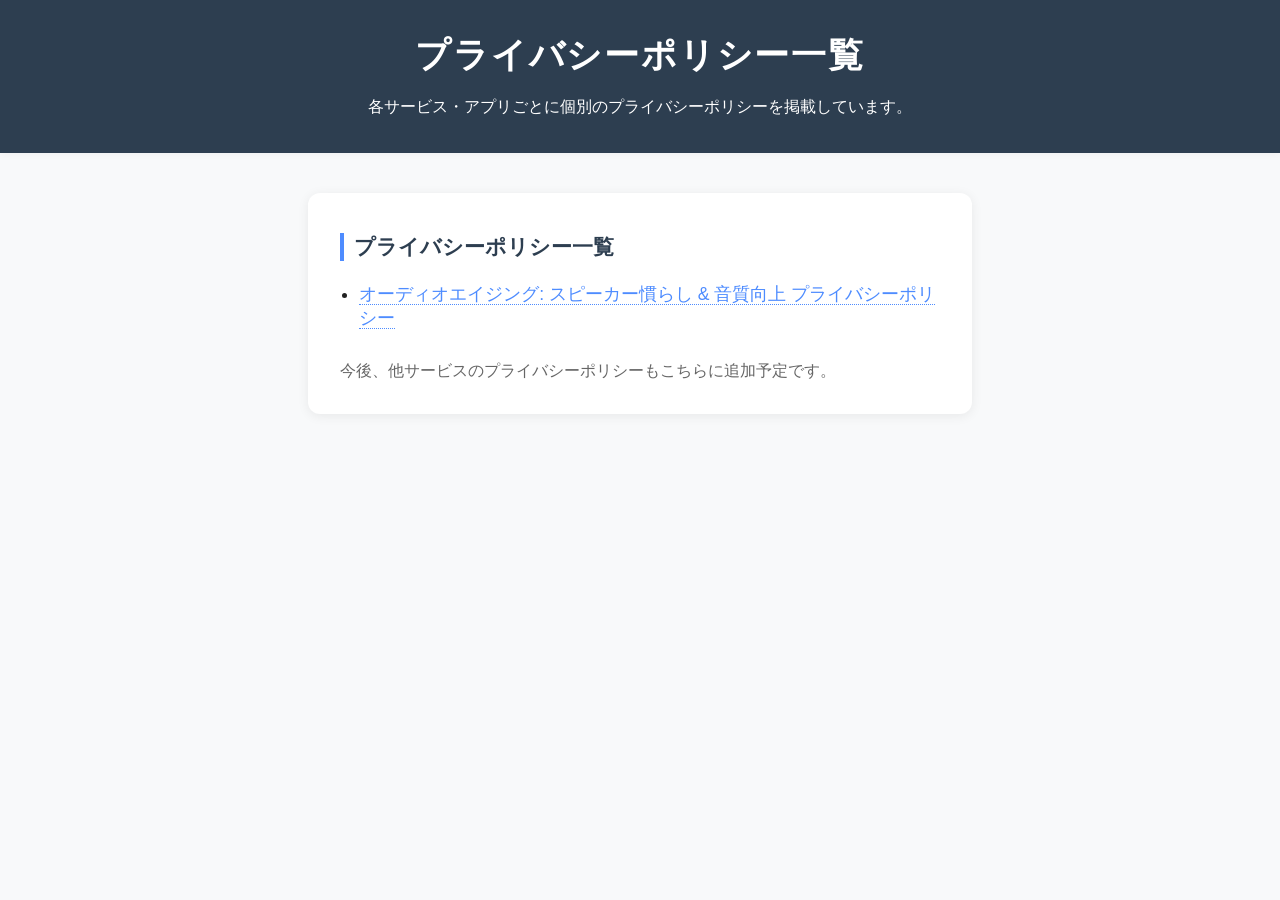
<file: index.html>
<!DOCTYPE html>
<html lang="ja">
  <head>
    <meta charset="UTF-8" />
    <meta name="viewport" content="width=device-width, initial-scale=1.0" />
    <title>プライバシーポリシー一覧</title>
    <link rel="stylesheet" href="style.css" />
  </head>
  <body>
    <header>
      <h1>プライバシーポリシー一覧</h1>
      <p>
        各サービス・アプリごとに個別のプライバシーポリシーを掲載しています。
      </p>
    </header>
    <main>
      <h2>プライバシーポリシー一覧</h2>
      <ul>
        <li>
          <a href="docs/audio-aging.md"
            >オーディオエイジング: スピーカー慣らし & 音質向上
            プライバシーポリシー</a
          >
        </li>
      </ul>
      <div class="note">
        今後、他サービスのプライバシーポリシーもこちらに追加予定です。
      </div>
    </main>
  </body>
</html>
</file>
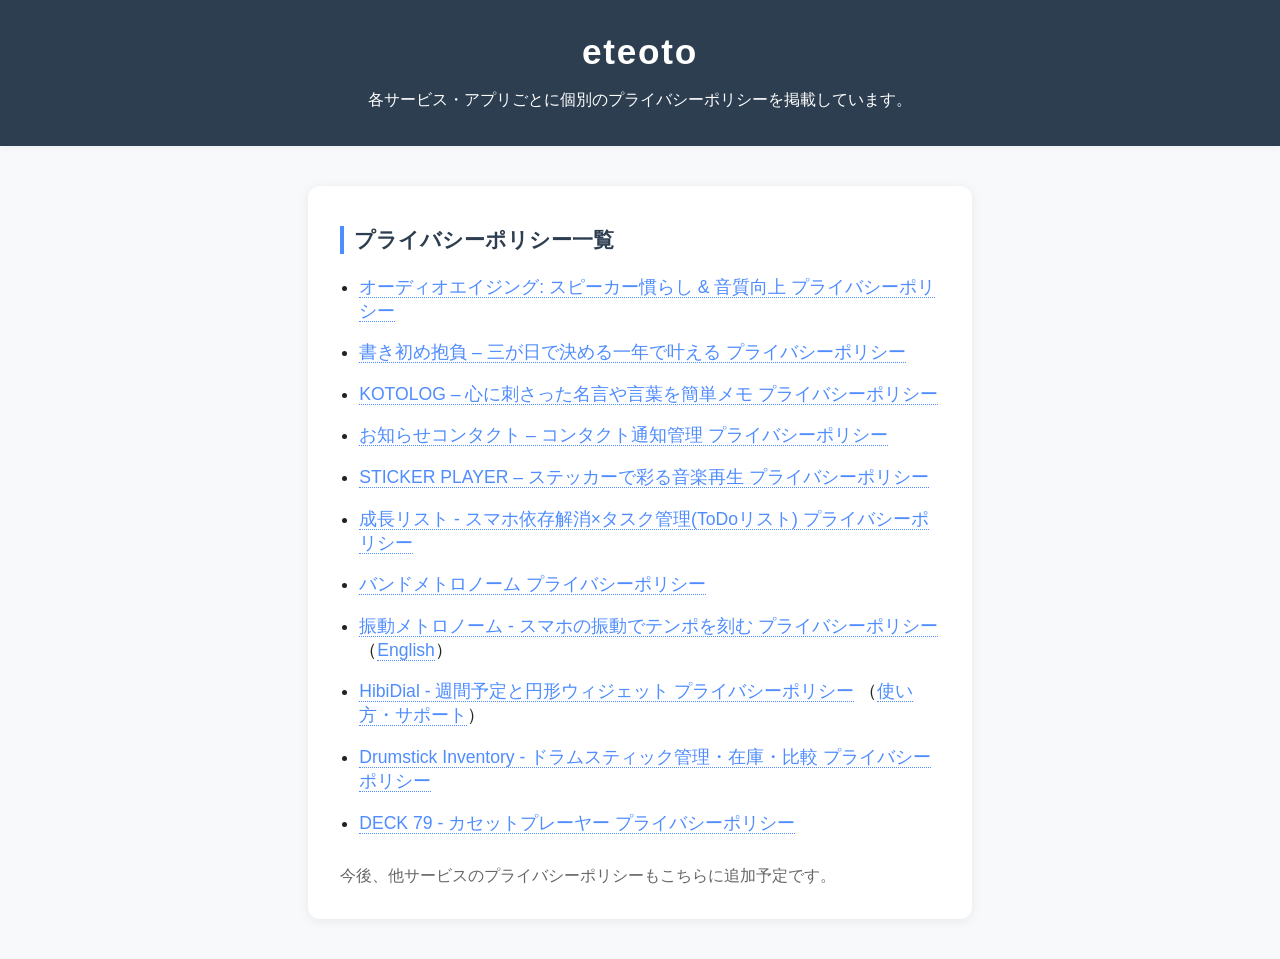
<file: docs/index.html>
<!DOCTYPE html>
<html lang="ja">

  <head>
    <meta charset="UTF-8" />
    <meta name="viewport" content="width=device-width, initial-scale=1.0" />
    <title>eteoto | プライバシーポリシー一覧</title>
    <link rel="stylesheet" href="style.css" />
  </head>

  <body>
    <header>
      <h1>eteoto</h1>
      <p>
        各サービス・アプリごとに個別のプライバシーポリシーを掲載しています。
      </p>
    </header>
    <main>
      <h2>プライバシーポリシー一覧</h2>
      <ul>
        <li>
          <a href="audio-aging">オーディオエイジング: スピーカー慣らし & 音質向上
            プライバシーポリシー</a>
        </li>
        <li>
          <a href="first-writing">書き初め抱負 – 三が日で決める一年で叶える
            プライバシーポリシー</a>
        </li>
        <li>
          <a href="quit-bookshelf">KOTOLOG – 心に刺さった名言や言葉を簡単メモ
            プライバシーポリシー</a>
        </li>
        <li>
          <a href="contact-contact">お知らせコンタクト – コンタクト通知管理
            プライバシーポリシー</a>
        </li>
        <li>
          <a href="sticker-player">STICKER PLAYER – ステッカーで彩る音楽再生
            プライバシーポリシー</a>
        </li>
        <li>
          <a href="phone-detox">成長リスト - スマホ依存解消×タスク管理(ToDoリスト)
            プライバシーポリシー</a>
        </li>
        <li>
          <a href="band-sync-metronome">バンドメトロノーム
            プライバシーポリシー</a>
        </li>
        <li>
          <a href="vibe-metronome">振動メトロノーム - スマホの振動でテンポを刻む
            プライバシーポリシー</a>
          （<a href="vibe-metronome-en" lang="en">English</a>）
        </li>
        <li>
          <a href="hibidial">HibiDial - 週間予定と円形ウィジェット プライバシーポリシー</a>
          （<a href="hibidial-support/">使い方・サポート</a>）
        </li>
        <li>
          <a href="drumstick-inventory">Drumstick Inventory - ドラムスティック管理・在庫・比較 プライバシーポリシー</a>
        </li>
        <li>
          <a href="deck-79">DECK 79 - カセットプレーヤー プライバシーポリシー</a>
        </li>
      </ul>
      <div class="note">
        今後、他サービスのプライバシーポリシーもこちらに追加予定です。
      </div>
    </main>
  </body>

</html>
</file>
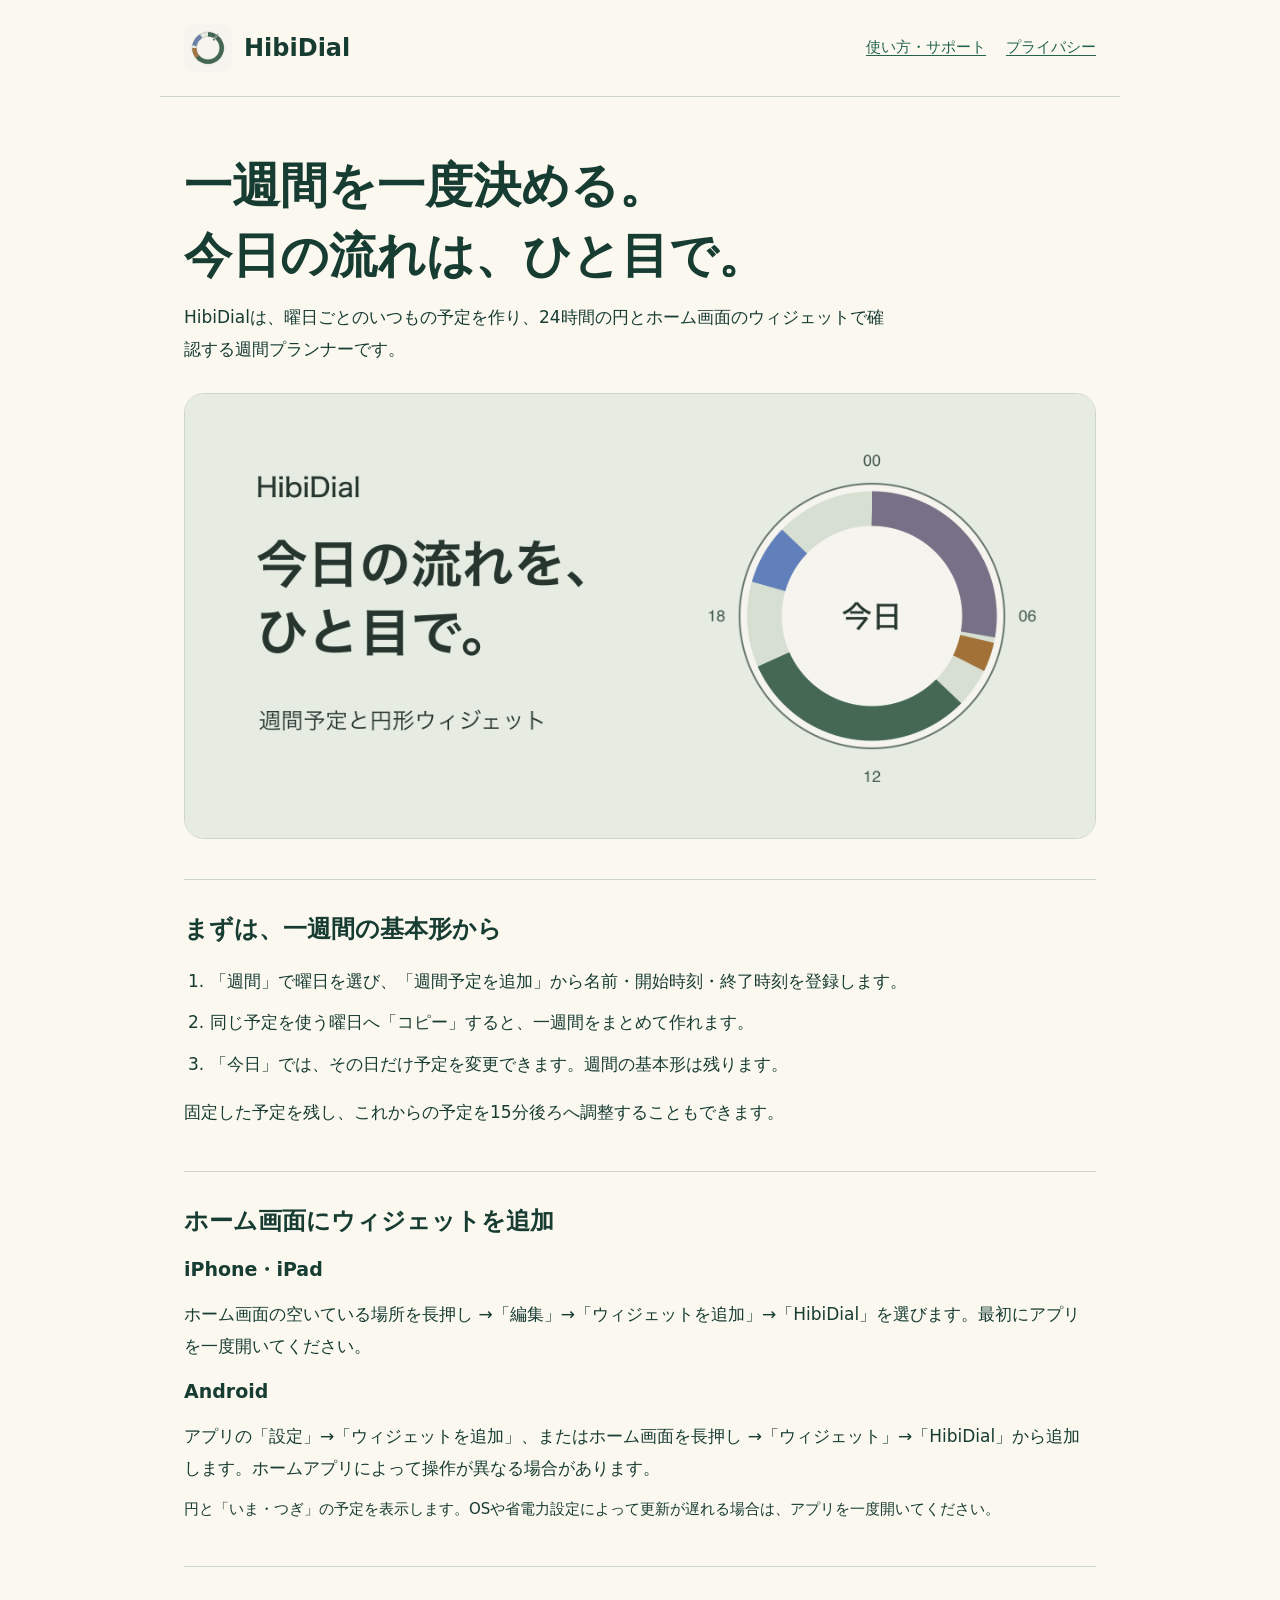
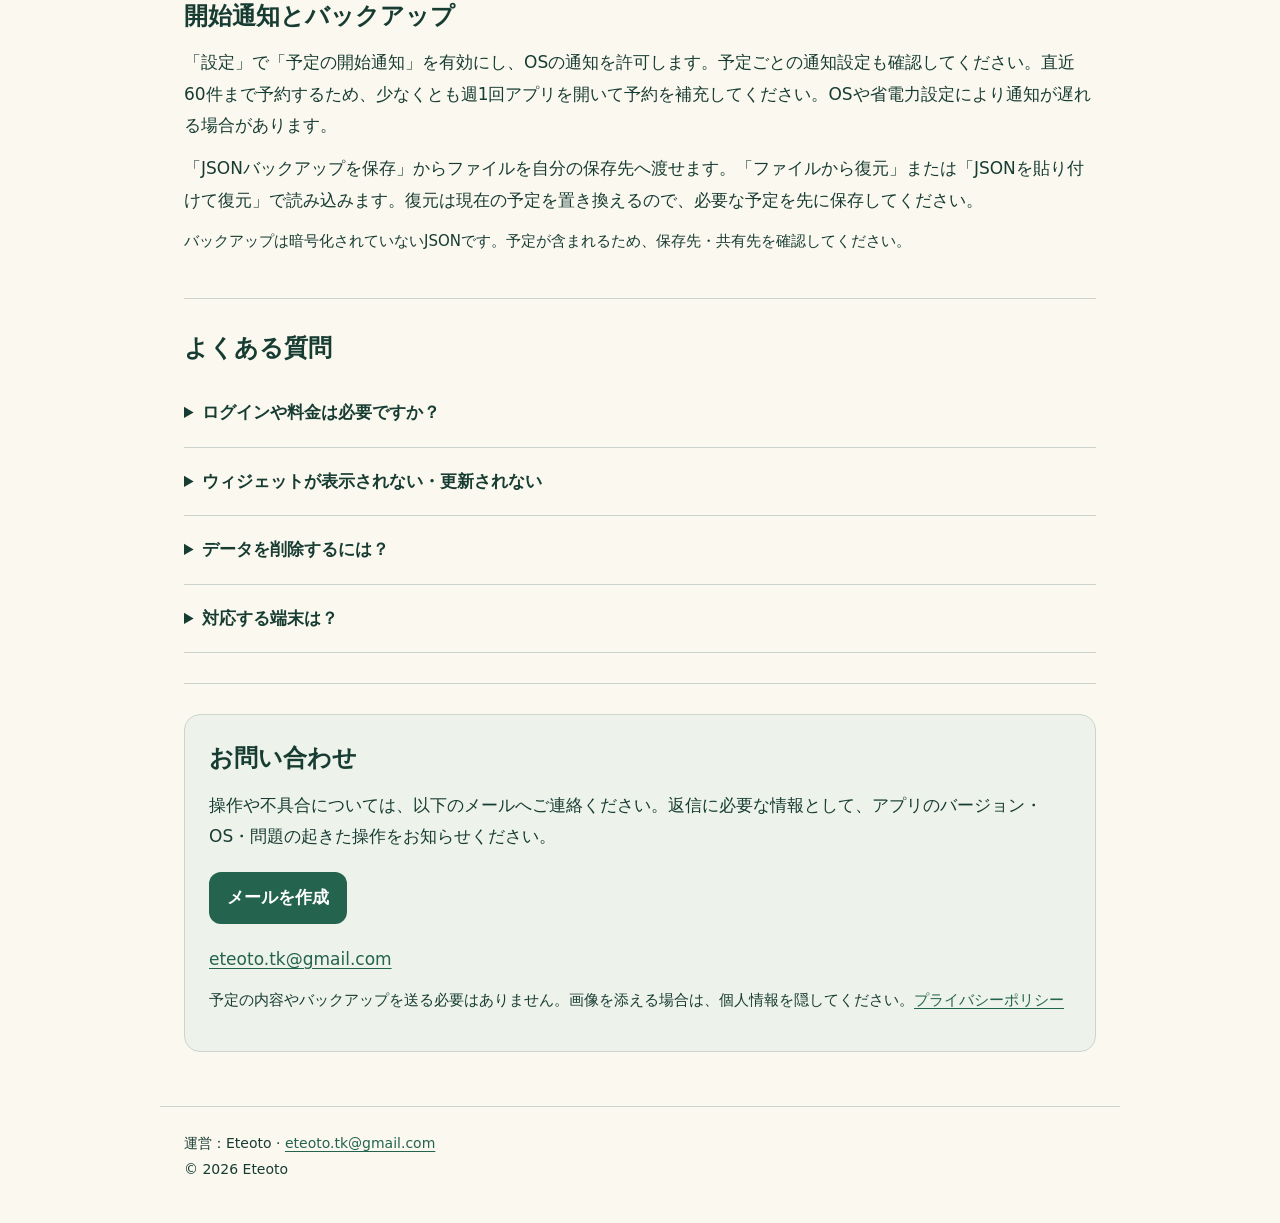
<file: docs/hibidial-support/index.html>
<!doctype html>
<html lang="ja"><head><meta charset="utf-8"><meta name="viewport" content="width=device-width,initial-scale=1"><title>使い方・サポート | HibiDial</title><meta name="description" content="HibiDialの週間予定、日別変更、円形ウィジェット、通知、バックアップの使い方とお問い合わせ。"><link rel="canonical" href="https://eteoto.github.io/privacy-policy/hibidial-support/"><link rel="icon" href="icon.png"><link rel="stylesheet" href="style.css"></head><body>
<header><a class="brand" href="./"><img src="icon.png" width="48" height="48" alt="">HibiDial</a><nav aria-label="サイト内"><a href="./">使い方・サポート</a><a href="https://eteoto.github.io/privacy-policy/hibidial">プライバシー</a></nav></header>
<main>
<h1>一週間を一度決める。<br>今日の流れは、ひと目で。</h1>
<p class="intro">HibiDialは、曜日ごとのいつもの予定を作り、24時間の円とホーム画面のウィジェットで確認する週間プランナーです。</p>
<img class="hero" src="hibidial.png" width="1024" height="500" alt="HibiDial：今日の流れを、ひと目で。週間予定と円形ウィジェット。">
<section><h2>まずは、一週間の基本形から</h2><ol><li>「週間」で曜日を選び、「週間予定を追加」から名前・開始時刻・終了時刻を登録します。</li><li>同じ予定を使う曜日へ「コピー」すると、一週間をまとめて作れます。</li><li>「今日」では、その日だけ予定を変更できます。週間の基本形は残ります。</li></ol><p>固定した予定を残し、これからの予定を15分後ろへ調整することもできます。</p></section>
<section><h2>ホーム画面にウィジェットを追加</h2><h3>iPhone・iPad</h3><p>ホーム画面の空いている場所を長押し →「編集」→「ウィジェットを追加」→「HibiDial」を選びます。最初にアプリを一度開いてください。</p><h3>Android</h3><p>アプリの「設定」→「ウィジェットを追加」、またはホーム画面を長押し →「ウィジェット」→「HibiDial」から追加します。ホームアプリによって操作が異なる場合があります。</p><p class="note">円と「いま・つぎ」の予定を表示します。OSや省電力設定によって更新が遅れる場合は、アプリを一度開いてください。</p></section>
<section><h2>開始通知とバックアップ</h2><p>「設定」で「予定の開始通知」を有効にし、OSの通知を許可します。予定ごとの通知設定も確認してください。直近60件まで予約するため、少なくとも週1回アプリを開いて予約を補充してください。OSや省電力設定により通知が遅れる場合があります。</p><p>「JSONバックアップを保存」からファイルを自分の保存先へ渡せます。「ファイルから復元」または「JSONを貼り付けて復元」で読み込みます。復元は現在の予定を置き換えるので、必要な予定を先に保存してください。</p><p class="note">バックアップは暗号化されていないJSONです。予定が含まれるため、保存先・共有先を確認してください。</p></section>
<section><h2>よくある質問</h2><details><summary>ログインや料金は必要ですか？</summary><p>初回公開版1.0.0は無料です。広告・アカウント登録・アプリ内課金はありません。予定は端末内に保存します。</p></details><details><summary>ウィジェットが表示されない・更新されない</summary><p>アプリを一度開き、ウィジェットを追加し直してください。OSの更新間隔や省電力設定によって、予定の切り替えが遅れる場合があります。</p></details><details><summary>データを削除するには？</summary><p>「設定」→「すべての予定データを削除」を使います。この操作は取り消せません。外部に保存したバックアップは残るため、保存先で別途削除してください。</p></details><details><summary>対応する端末は？</summary><p>iOS・iPadOS 17以降、Android 8以降に対応します。ストア公開の準備中です。公開後、このページにもストアへのリンクを掲載します。</p></details></section>
<section id="contact"><div class="contact"><h2>お問い合わせ</h2><p>操作や不具合については、以下のメールへご連絡ください。返信に必要な情報として、アプリのバージョン・OS・問題の起きた操作をお知らせください。</p><a class="button" href="mailto:eteoto.tk@gmail.com?subject=HibiDial">メールを作成</a><p><a href="mailto:eteoto.tk@gmail.com">eteoto.tk@gmail.com</a></p><p class="note">予定の内容やバックアップを送る必要はありません。画像を添える場合は、個人情報を隠してください。<a href="https://eteoto.github.io/privacy-policy/hibidial">プライバシーポリシー</a></p></div></section></main><footer>運営：Eteoto · <a href="mailto:eteoto.tk@gmail.com">eteoto.tk@gmail.com</a><br>© 2026 Eteoto</footer></body></html>
</file>
<file: style.css>
body {
  font-family: "Segoe UI", "Hiragino Sans", "Meiryo", sans-serif;
  background: #f8f9fa;
  color: #222;
  margin: 0;
  padding: 0;
}
header {
  background: #2d3e50;
  color: #fff;
  padding: 2rem 1rem 1.2rem 1rem;
  text-align: center;
  box-shadow: 0 2px 8px rgba(0, 0, 0, 0.04);
}
h1 {
  margin: 0 0 0.5em 0;
  font-size: 2.2em;
  letter-spacing: 0.05em;
}
main {
  max-width: 600px;
  margin: 2.5rem auto;
  background: #fff;
  border-radius: 12px;
  box-shadow: 0 2px 12px rgba(0, 0, 0, 0.07);
  padding: 2.5rem 2rem 2rem 2rem;
}
h2 {
  font-size: 1.3em;
  margin-top: 0;
  color: #2d3e50;
  border-left: 4px solid #4e8cff;
  padding-left: 0.5em;
  margin-bottom: 1em;
}
ul {
  padding-left: 1.2em;
}
li {
  margin-bottom: 1em;
  font-size: 1.1em;
}
a {
  color: #4e8cff;
  text-decoration: none;
  border-bottom: 1px dotted #4e8cff;
  transition: border 0.2s;
}
a:hover {
  border-bottom: 2px solid #4e8cff;
  color: #1a5dcc;
}
.note {
  margin-top: 2em;
  color: #666;
  font-size: 0.98em;
}
</file>
<file: docs/style.css>
body {
  font-family: "Segoe UI", "Hiragino Sans", "Meiryo", sans-serif;
  background: #f8f9fa;
  color: #222;
  margin: 0;
  padding: 0;
}
header {
  background: #2d3e50;
  color: #fff;
  padding: 2rem 1rem 1.2rem 1rem;
  text-align: center;
  box-shadow: 0 2px 8px rgba(0, 0, 0, 0.04);
}
h1 {
  margin: 0 0 0.5em 0;
  font-size: 2.2em;
  letter-spacing: 0.05em;
}
main {
  max-width: 600px;
  margin: 2.5rem auto;
  background: #fff;
  border-radius: 12px;
  box-shadow: 0 2px 12px rgba(0, 0, 0, 0.07);
  padding: 2.5rem 2rem 2rem 2rem;
}
h2 {
  font-size: 1.3em;
  margin-top: 0;
  color: #2d3e50;
  border-left: 4px solid #4e8cff;
  padding-left: 0.5em;
  margin-bottom: 1em;
}
ul {
  padding-left: 1.2em;
}
li {
  margin-bottom: 1em;
  font-size: 1.1em;
}
a {
  color: #4e8cff;
  text-decoration: none;
  border-bottom: 1px dotted #4e8cff;
  transition: border 0.2s;
}
a:hover {
  border-bottom: 2px solid #4e8cff;
  color: #1a5dcc;
}
.note {
  margin-top: 2em;
  color: #666;
  font-size: 0.98em;
}
</file>
<file: docs/hibidial-support/style.css>
:root{color-scheme:light;--ink:#173C32;--green:#24644F;--paper:#FBF8F0;--line:#CBD5CE}*{box-sizing:border-box}body{margin:0;background:var(--paper);color:var(--ink);font:17px/1.85 system-ui,-apple-system,sans-serif;overflow-wrap:anywhere}a{color:var(--green);text-underline-offset:.2em}a:focus-visible,summary:focus-visible{outline:3px solid #1F604A;outline-offset:5px}header,main,footer{max-width:960px;margin:auto;padding:24px}header{display:flex;gap:24px;align-items:center;justify-content:space-between;border-bottom:1px solid var(--line)}.brand{display:flex;align-items:center;gap:12px;font-size:24px;font-weight:750;text-decoration:none;color:var(--ink)}.brand img{width:48px;height:48px;border-radius:12px}nav{display:flex;flex-wrap:wrap;gap:20px;font-size:15px}h1{font-size:clamp(30px,5vw,48px);line-height:1.45;margin:30px 0 12px}h2{font-size:24px;line-height:1.6;margin:0 0 12px}h3{font-size:19px;margin:0 0 8px}.intro{max-width:700px;margin-bottom:28px}.hero{display:block;width:100%;height:auto;border-radius:20px;border:1px solid var(--line);margin:24px 0 40px}section{padding:30px 0;border-top:1px solid var(--line)}ol,ul{padding-left:1.5em}li{margin:10px 0}p{margin:12px 0}.note{font-size:15px}.contact{padding:24px;background:#EDF2EB;border:1px solid var(--line);border-radius:16px}.button{display:inline-block;padding:10px 18px;border-radius:12px;background:var(--green);color:white;text-decoration:none;font-weight:650;margin:8px 0}details{border-bottom:1px solid var(--line);padding:18px 0}summary{font-weight:650;cursor:pointer}footer{font-size:14px;border-top:1px solid var(--line);padding-bottom:40px}@media(max-width:550px){header{align-items:flex-start;flex-direction:column;gap:12px}header,main,footer{padding:20px}h2{font-size:22px}.hero{border-radius:12px}}
</file>
